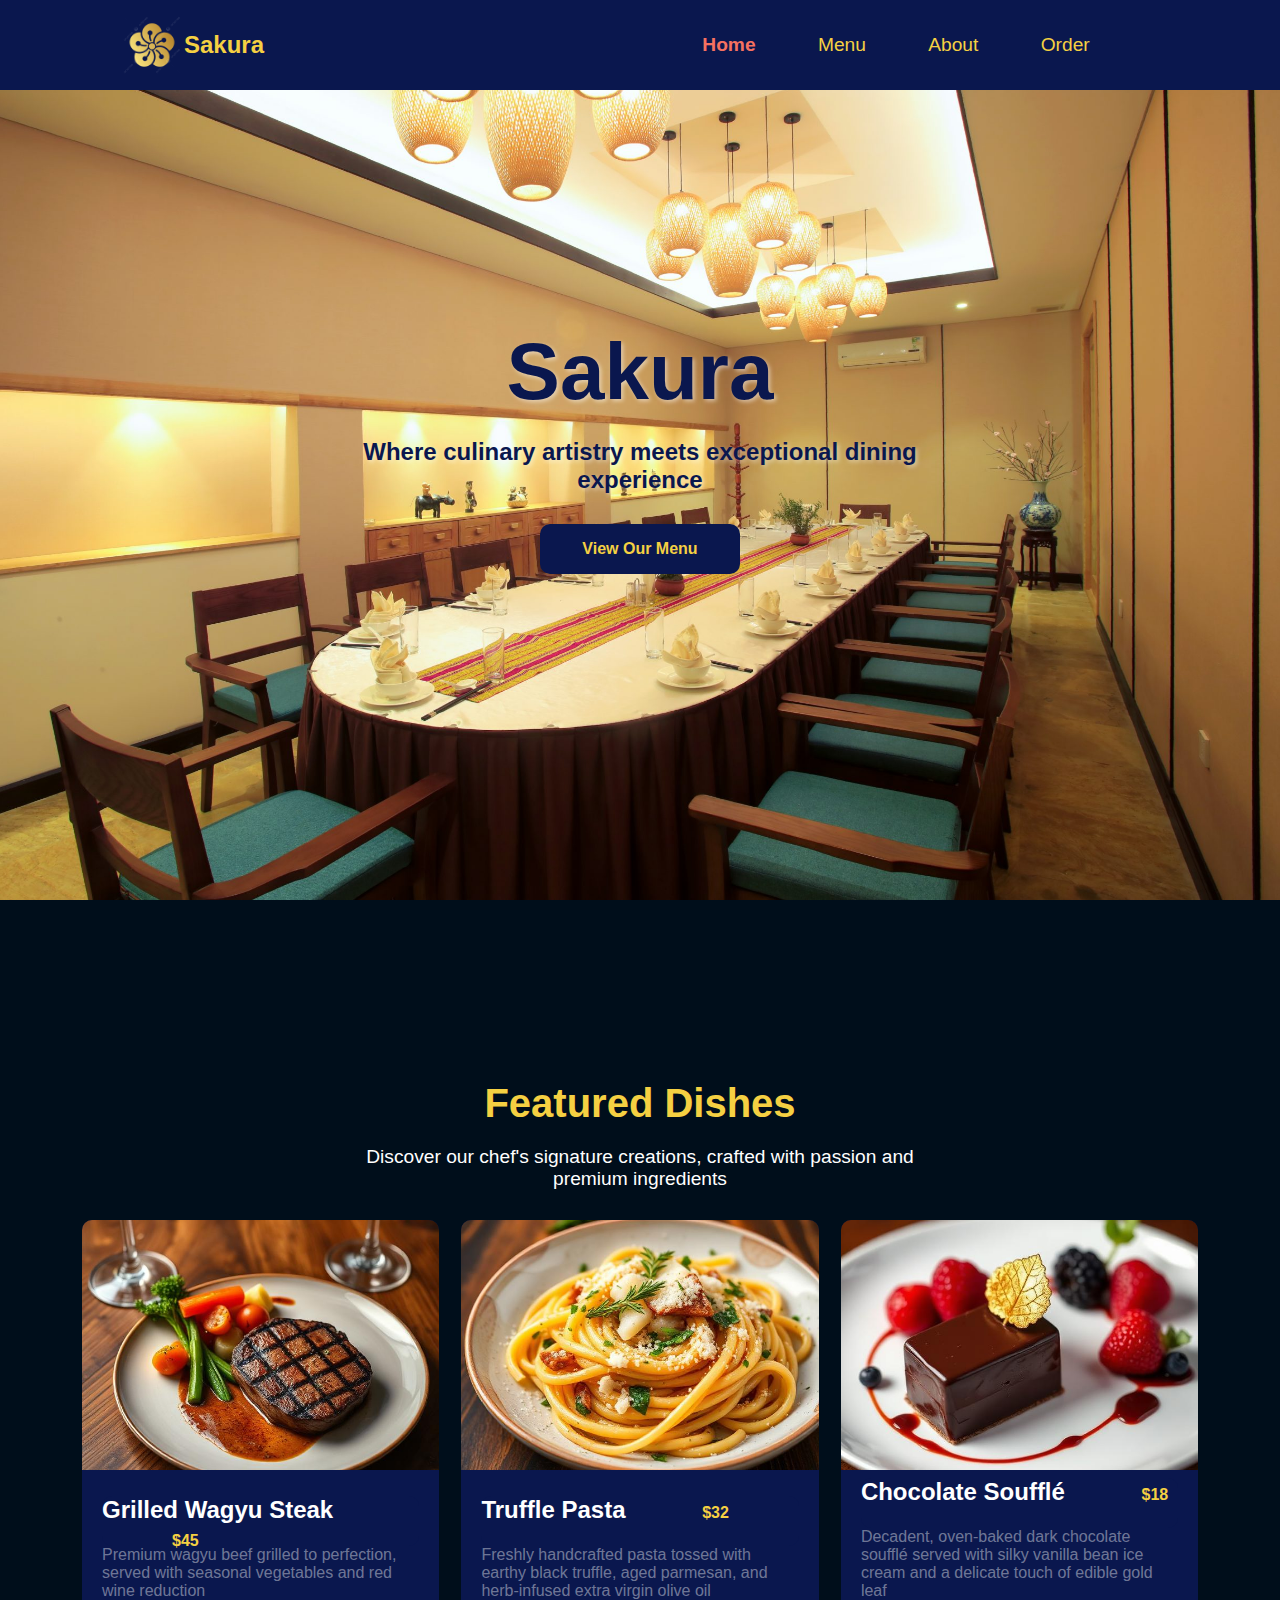
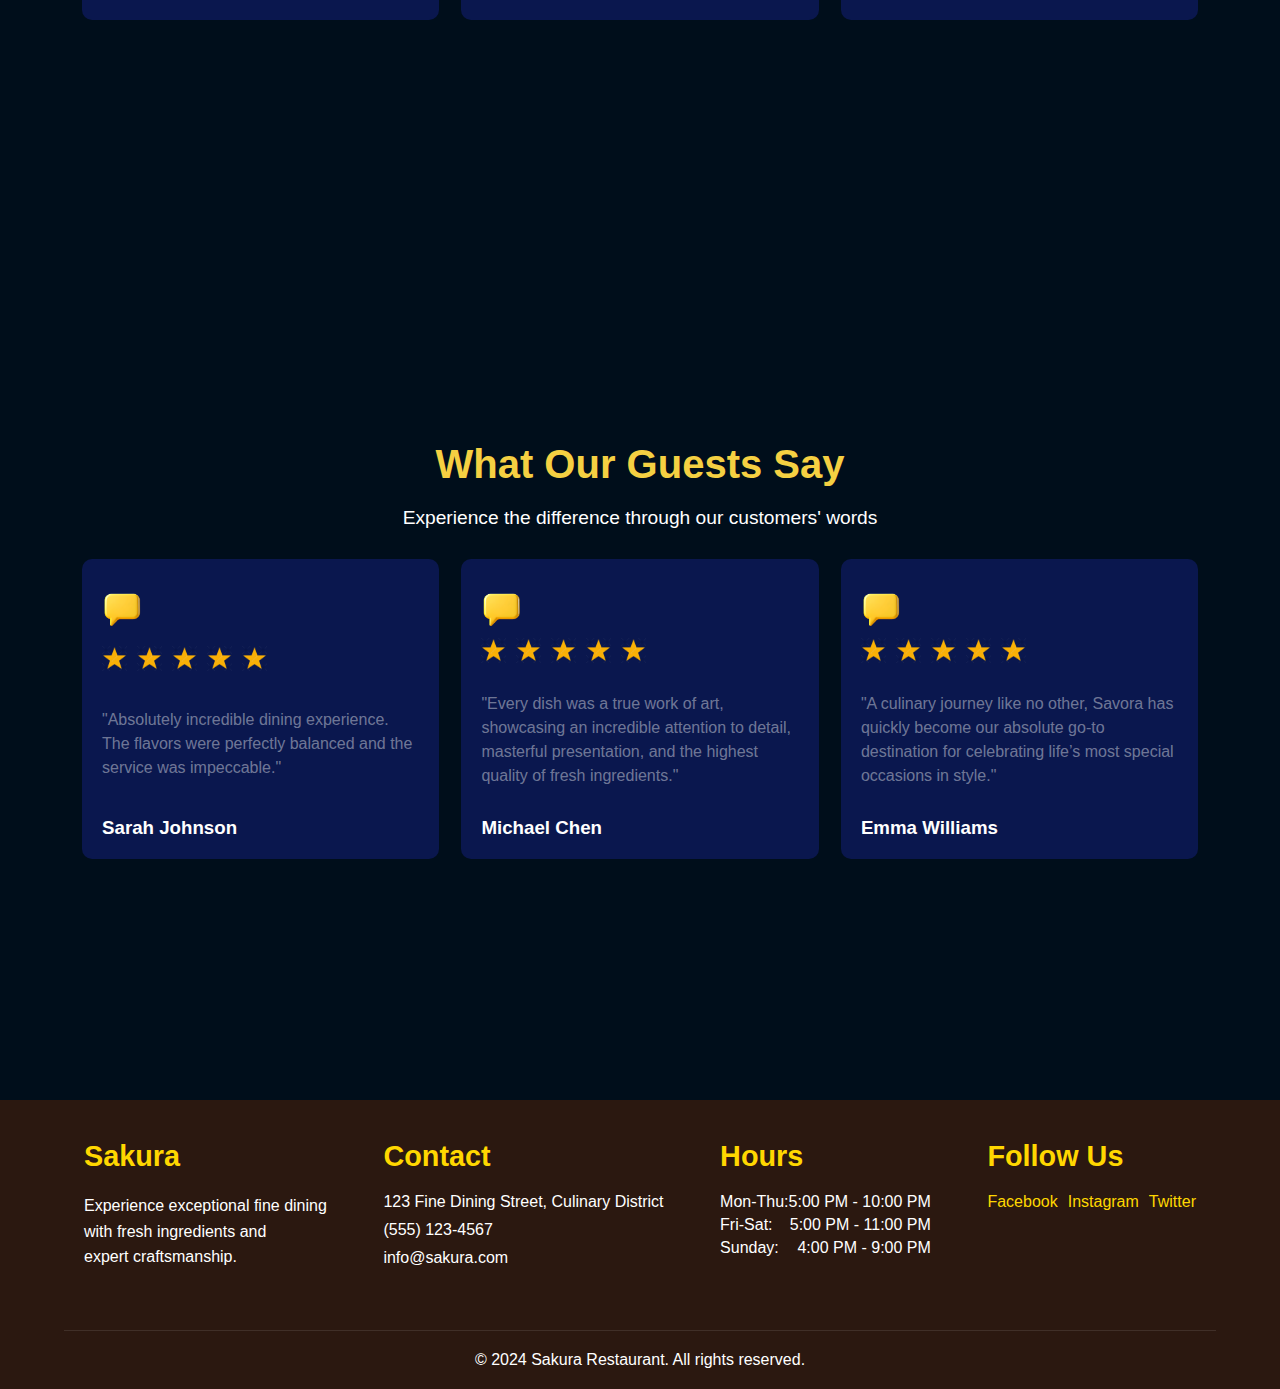
<file: index.html>
<!DOCTYPE html>
<html lang="en">
<head>
    <meta charset="UTF-8">
    <meta name="viewport" content="width=device-width, initial-scale=1.0">
    <title>Online Restaurant</title>
    <!-- linking any CSS or JavaScript files -->
    <link rel="stylesheet" href="CSS/home.css">
    
</head>
<body>
    <div class="container">
        <nav>
            <div class="logo">
                <img src="images/logo-sakura3.png" alt="">
                <h2>Sakura</h2>
            </div>
            <div class="list">
                <ul>
                    <li><a href="../index.html" class="active">Home</a></li>
                    <li><a href="../HTML/menu.html">Menu</a></li>
                    <li><a href="../HTML/about.html">About</a></li>
                    <li><a href="../HTML/order.html">Order</a></li>
                </ul>
            </div>
        </nav>

        <main>
            <h1>Sakura</h1>
            <p>Where culinary artistry meets exceptional dining <br>experience</p>
            <button>View Our Menu</button>
        </main>
        
        <div class="content">
            <h1>Featured Dishes</h1>
            <p>Discover our chef's signature creations, crafted with passion and <br>premium ingredients</p>
            <div class="premium">
                <div class="card">
                    <img src="/images/wagyu steak.jpg" alt="">
                    <div class="desc">
                        <h2>Grilled Wagyu Steak   <span>$45</span></h2>
                        <p>Premium wagyu beef grilled to perfection, served with seasonal vegetables and red wine reduction</p>
                    </div>
                </div>
                <div class="card">
                    <img src="/images/Pasta.jpg" alt="">
                    <div class="desc">
                        <h2>Truffle Pasta   <span>$32</span></h2>
                        <p>Freshly handcrafted pasta tossed with earthy black truffle, aged parmesan, and herb-infused extra virgin olive oil</p>
                    </div>
                </div>
                <div class="card">
                    <img src="/images/Chocolate.jpg" alt="">
                    <div class="desc">
                        <h2>Chocolate Soufflé   <span>$18</span></h2>
                        <p>Decadent, oven-baked dark chocolate soufflé served with silky vanilla bean ice cream and a delicate touch of edible gold leaf</p>
                    </div>
                </div>

            </div>
        </div>

        <div class="content1">
            <h1>What Our Guests Say</h1>
            <p>Experience the difference through our customers' words</p>
            <div class="premium">
                <div class="card">
                    <img src="/images/message.png" alt=""> 
                    <div class="stars">
                        <img src="/images/star.png" alt="">
                        <img src="/images/star.png" alt="">
                        <img src="/images/star.png" alt="">
                        <img src="/images/star.png" alt="">
                        <img src="/images/star.png" alt="">
                    </div>
                    <p>"Absolutely incredible dining experience. The flavors were perfectly 
                        balanced and the service was impeccable."</p>
                    <div class="name-customer">
                        <h3>Sarah Johnson</h3>
                    </div>
                </div>
                <div class="card">
                    <img src="/images/message.png" alt=""> 
                    <div class="stars">
                        <img src="/images/star.png" alt="">
                        <img src="/images/star.png" alt="">
                        <img src="/images/star.png" alt="">
                        <img src="/images/star.png" alt="">
                        <img src="/images/star.png" alt="">
                    </div>
                    <p>"Every dish was a true work of art, showcasing an incredible attention to detail, 
                        masterful presentation, and the highest quality of fresh ingredients."</p>
                    <div class="name-customer">
                        <h3>Michael Chen</h3>
                    </div>
                </div>
                <div class="card">
                    <img src="/images/message.png" alt=""> 
                    <div class="stars">
                        <img src="/images/star.png" alt="">
                        <img src="/images/star.png" alt="">
                        <img src="/images/star.png" alt="">
                        <img src="/images/star.png" alt="">
                        <img src="/images/star.png" alt="">
                    </div>
                    <p>"A culinary journey like no other, Savora has quickly become our absolute go-to destination for 
                        celebrating life’s most special occasions in style."</p>
                    <div class="name-customer">
                        <h3>Emma Williams</h3>
                    </div>
                </div>
        
            </div>
        </div>
        <footer>
            <div class="footer-content">
                <div class="footer-section">
                    <h2>Sakura</h2>
                    <p>Experience exceptional fine dining <br>with fresh ingredients and <br>expert craftsmanship.</p>
                </div>
                
                <div class="footer-section">
                    <h2>Contact</h2>
                    <div class="contact-info">
                        <p>123 Fine Dining Street, Culinary District</p>
                    </div>
                    <div class="contact-info">
                        <p>(555) 123-4567</p>
                    </div>
                    <div class="contact-info">
                        <p>info@sakura.com</p>
                    </div>
                </div>

                <div class="footer-section">
                    <h2>Hours</h2>
                    <ul class="hours-list">
                        <li>Mon-Thu:<span>5:00 PM - 10:00 PM</span></li>
                        <li>Fri-Sat:<span>5:00 PM - 11:00 PM</span></li>
                        <li>Sunday:<span>4:00 PM - 9:00 PM</span></li>
                    </ul>
                </div>

                <div class="footer-section">
                    <h2>Follow Us</h2>
                    <div class="social-links">
                        <a href="#">Facebook</a>
                        <a href="#">Instagram</a>
                        <a href="#">Twitter</a>
                    </div>
                </div>
            </div>
            
            <div class="footer-bottom">
                <p>© 2024 Sakura Restaurant. All rights reserved.</p>
            </div>
        </footer>
    </div>
</body>
</html>
</file>
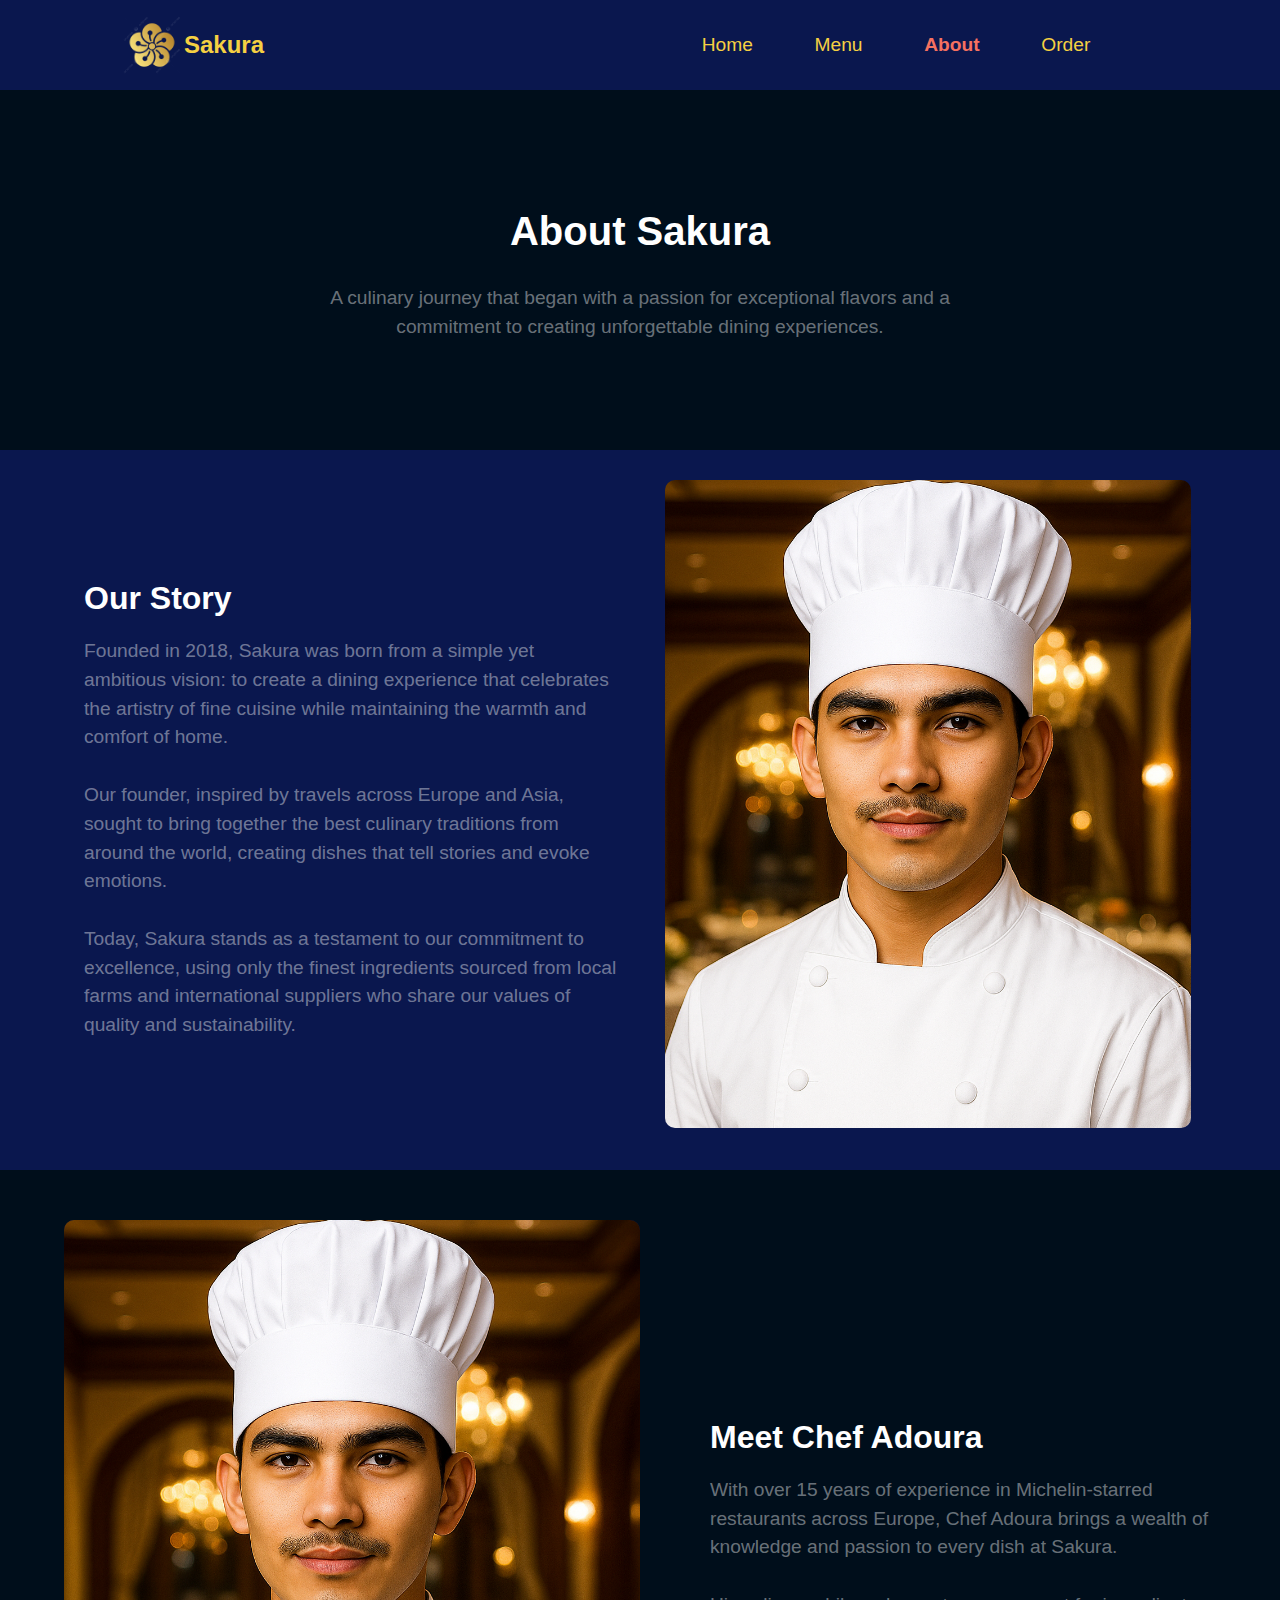
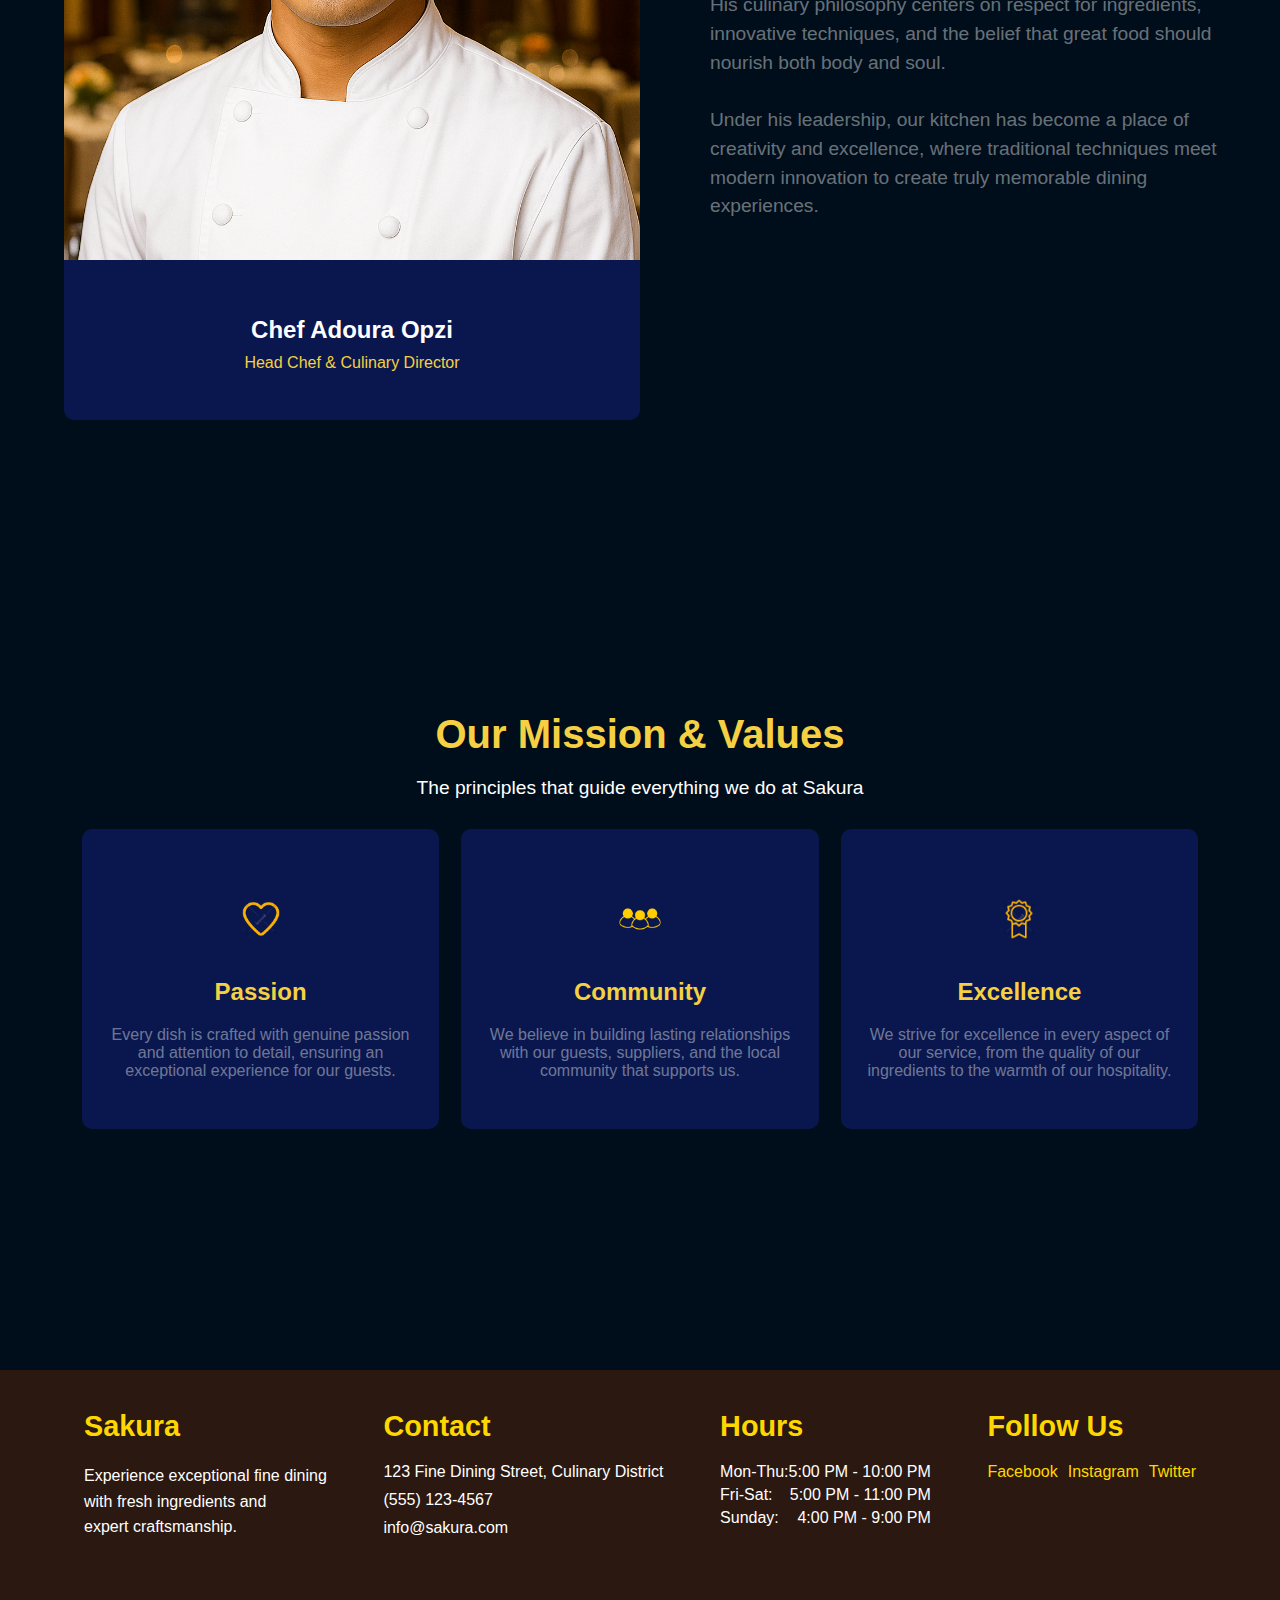
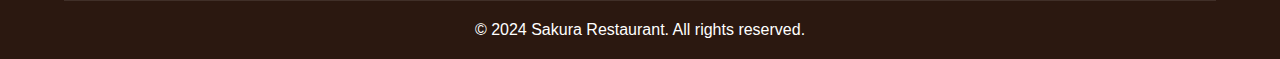
<file: HTML/about.html>
<!DOCTYPE html>
<html lang="en">
<head>
    <meta charset="UTF-8">
    <meta name="viewport" content="width=device-width, initial-scale=1.0">
    <title>About Sakura | Japanese Fine Dining</title>
    <link rel="stylesheet" href="../CSS/about.css">
</head>
<body>
    <div class="container">
        <nav>
            <div class="logo">
                <img src="../images/logo-sakura3.png" alt="">
                <h2>Sakura</h2>
            </div>
            <div class="list">
                <ul>
                    <li><a href="../index.html">Home</a></li>
                    <li><a href="../HTML/menu.html">Menu</a></li>
                    <li><a href="../HTML/about.html" class="active">About</a></li>
                    <li><a href="../HTML/order.html">Order</a></li>
                </ul>
            </div>
        </nav>

        <main>
            <h1>About Sakura</h1>
            <p>A culinary journey that began with a passion for exceptional flavors and a <br>
                commitment to creating unforgettable dining experiences.</p>
        </main>
        <div class="story">
            <div class="content">
                <h2>Our Story</h2>
                <p>Founded in 2018, Sakura was born from a simple yet ambitious vision: to create 
                    a dining experience that celebrates the artistry of fine cuisine while 
                    maintaining the warmth and comfort of home. <br><br> Our founder, inspired by travels 
                    across Europe and Asia, sought to bring together the best culinary traditions 
                    from around the world, creating dishes that tell stories and evoke emotions. <br><br>
                    Today, Sakura stands as a testament to our commitment to excellence, using 
                    only the finest ingredients sourced from local farms and international 
                    suppliers who share our values of quality and sustainability.</p>
            </div>
            <div class="image">
                <img src="/images/chef2.png" alt="">
            </div>
        </div>
        <div class="chef">
        
            <div class="image">
                <img src="/images/chef2.png" alt="">
                <div class="text">
                    <h3>Chef Adoura Opzi</h3>
                    <p>Head Chef & Culinary Director</p>
                </div>
            </div>
            <div class="content">
                <h2>Meet Chef Adoura</h2>
                <p>With over 15 years of experience in Michelin-starred restaurants 
                    across Europe, Chef Adoura brings a wealth of knowledge and 
                    passion to every dish at Sakura.<br><br>His culinary philosophy centers 
                    on respect for ingredients, innovative techniques, and the belief 
                    that great food should nourish both body and soul.<br><br>Under his 
                    leadership, our kitchen has become a place of creativity and 
                    excellence, where traditional techniques meet modern innovation 
                    to create truly memorable dining experiences.</p>
            </div>
        </div>
        <div class="mission">
            <h1>Our Mission & Values</h1>
            <p>The principles that guide everything we do at Sakura</p>
            <div class="premium">
                <div class="card">
                    <div class="icon">
                        <img src="/images/heart.png" alt="">
                    </div>
                    <h3>Passion</h3>
                    <p>Every dish is crafted with genuine passion and attention to detail, 
                        ensuring an exceptional experience for our guests.</p>
                </div>
                <div class="card">
                    <div class="icon">
                        <img src="/images/community3.png" alt="">
                    </div>
                    <h3>Community</h3>
                    <p>We believe in building lasting relationships with our guests, suppliers, 
                        and the local community that supports us.</p>
                </div>
                <div class="card">
                    <div class="icon">
                        <img src="/images/prize.png" alt="">
                    </div>
                    <h3>Excellence</h3>
                    <p>We strive for excellence in every aspect of our service, from the 
                        quality of our ingredients to the warmth of our hospitality.</p>
                </div>
        
            </div>
        </div>
        <footer>
            <div class="footer-content">
                <div class="footer-section">
                    <h2>Sakura</h2>
                    <p>Experience exceptional fine dining <br>with fresh ingredients and <br>expert craftsmanship.</p>
                </div>
                
                <div class="footer-section">
                    <h2>Contact</h2>
                    <div class="contact-info">
                        <p>123 Fine Dining Street, Culinary District</p>
                    </div>
                    <div class="contact-info">
                        <p>(555) 123-4567</p>
                    </div>
                    <div class="contact-info">
                        <p>info@sakura.com</p>
                    </div>
                </div>
                <div class="footer-section">
                    <h2>Hours</h2>
                    <ul class="hours-list">
                        <li>Mon-Thu:<span>5:00 PM - 10:00 PM</span></li>
                        <li>Fri-Sat:<span>5:00 PM - 11:00 PM</span></li>
                        <li>Sunday:<span>4:00 PM - 9:00 PM</span></li>
                    </ul>
                </div>
                <div class="footer-section">
                    <h2>Follow Us</h2>
                    <div class="social-links">
                        <a href="#">Facebook</a>
                        <a href="#">Instagram</a>
                        <a href="#">Twitter</a>
                    </div>
                </div>
            </div>
            <div class="footer-bottom">
                <p>© 2024 Sakura Restaurant. All rights reserved.</p>
            </div>
        </footer>
    </div>
</body>
</html>
</file>
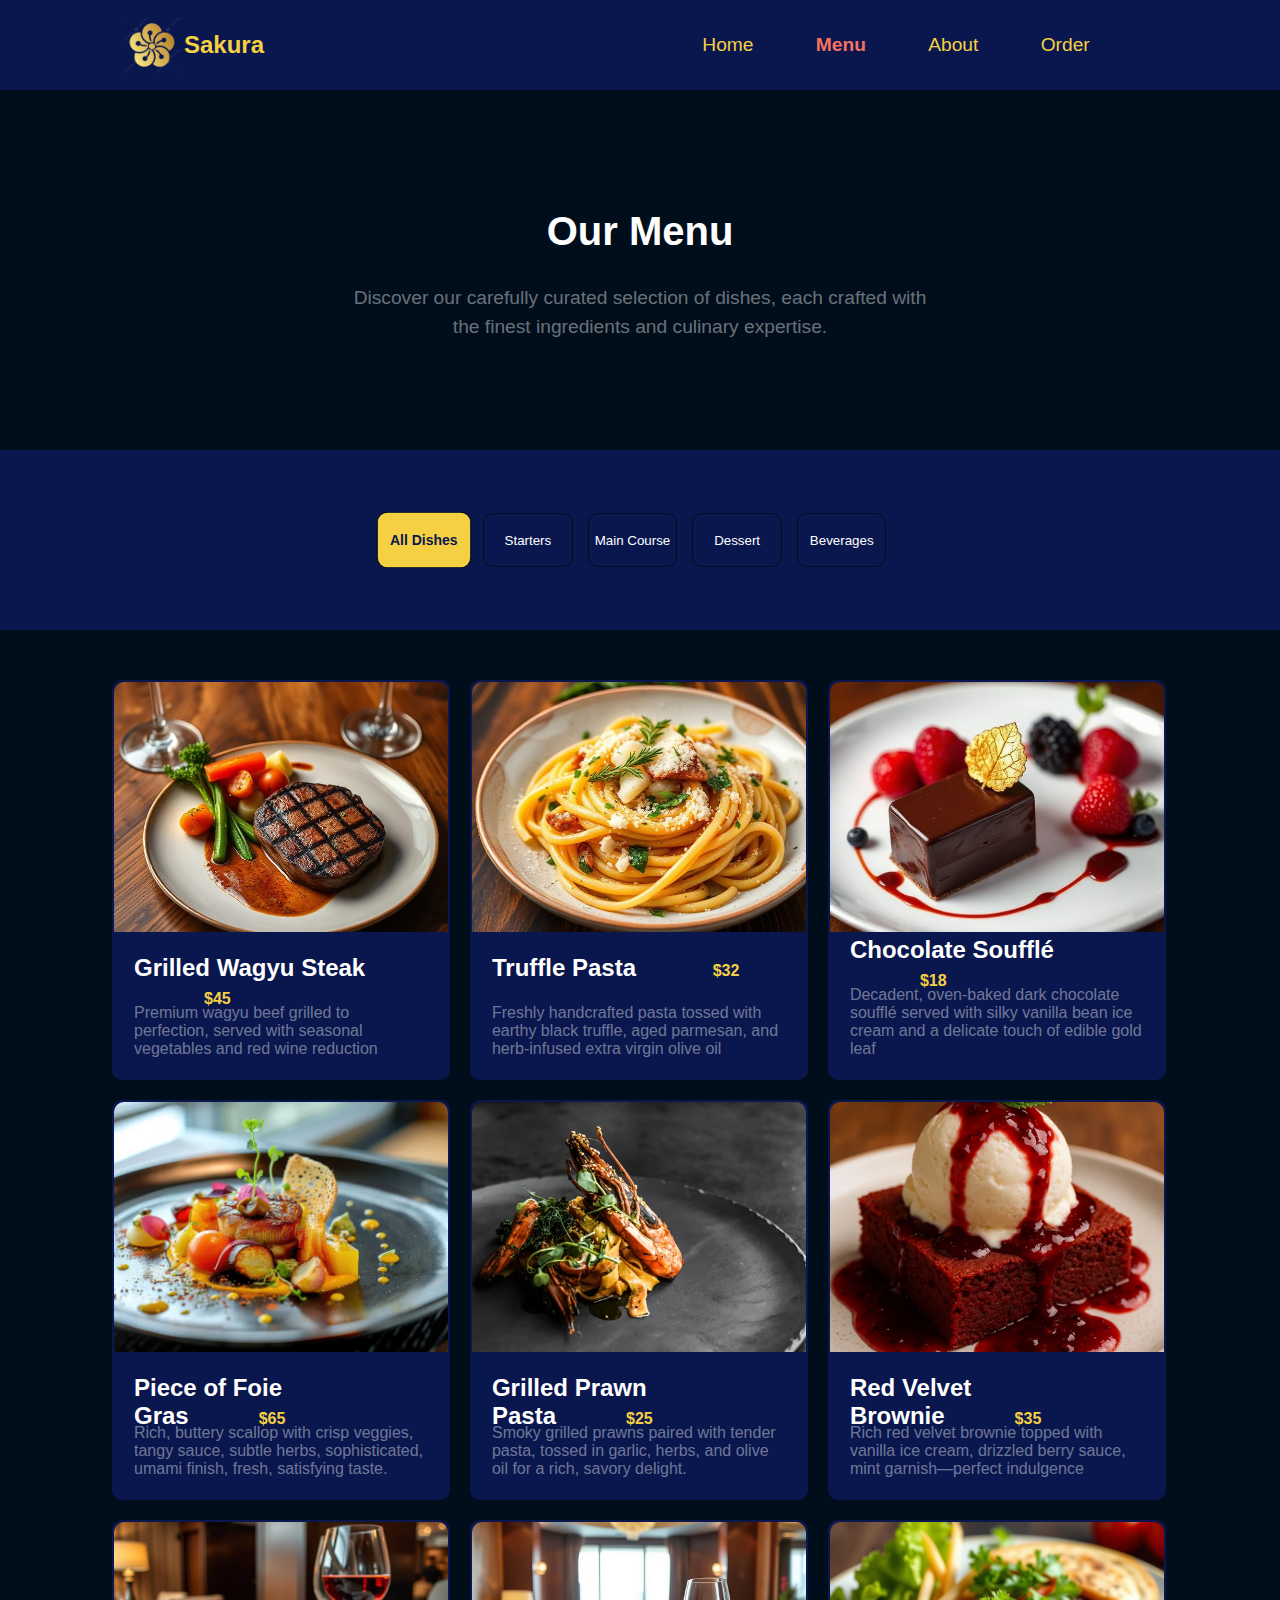
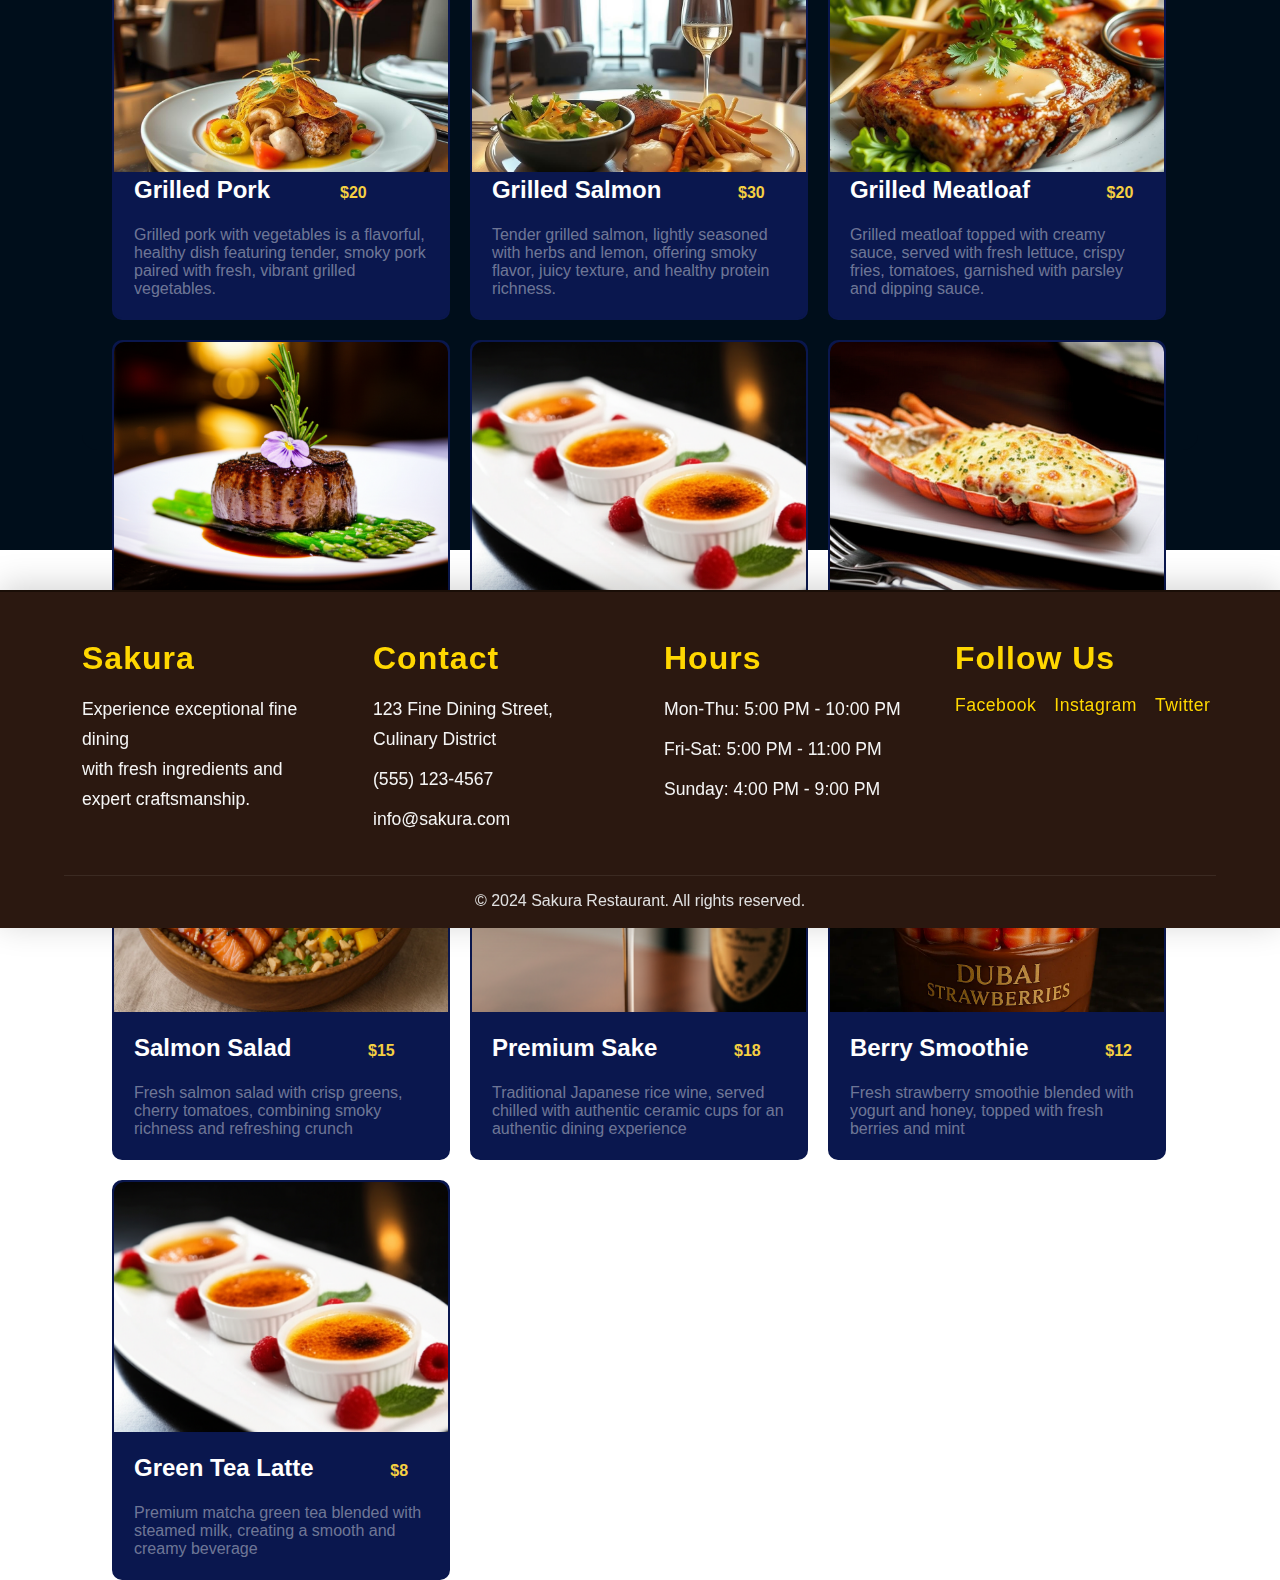
<file: HTML/menu.html>
<!DOCTYPE html>
<html lang="en">
<head>
    <meta charset="UTF-8">
    <meta name="viewport" content="width=device-width, initial-scale=1.0">
    <title>Menu | Sakura Japanese Fine Dining</title>
    <link rel="stylesheet" href="../CSS/menu.css">
</head>
<body>
    <div class="container">
        <nav>
            <div class="logo">
                <img src="../images/logo-sakura3.png" alt="">
                <h2>Sakura</h2>
            </div>
            <div class="list">
                <ul>
                    <li><a href="../index.html">Home</a></li>
                    <li><a href="../HTML/menu.html" class="active">Menu</a></li>
                    <li><a href="../HTML/about.html">About</a></li>
                    <li><a href="../HTML/order.html">Order</a></li>
                </ul>
            </div>
        </nav>

        <main>
            <h1>Our Menu</h1>
            <p>Discover our carefully curated selection of dishes, each crafted with  <br>the 
                finest ingredients and culinary expertise.</p>
        </main>

        <div class="filter">
            <button class="filter-btn active" data-category="all">All Dishes</button>
            <button class="filter-btn" data-category="starters">Starters</button>
            <button class="filter-btn" data-category="main-course">Main Course</button>
            <button class="filter-btn" data-category="dessert">Dessert</button>
            <button class="filter-btn" data-category="beverages">Beverages</button>
        </div>

        <div class="items">
            <div class="premium">
                <div class="card" data-category="main-course">
                    <img src="../images/wagyu steak.jpg" alt="">
                    <div class="desc">
                        <h2>Grilled Wagyu Steak   <span>$45</span></h2>
                        <p>Premium wagyu beef grilled to perfection, served with seasonal vegetables and red wine reduction</p>
                    </div>
                </div>
                <div class="card" data-category="main-course">
                    <img src="../images/Pasta.jpg" alt="">
                    <div class="desc">
                        <h2>Truffle Pasta   <span>$32</span></h2>
                        <p>Freshly handcrafted pasta tossed with earthy black truffle, aged parmesan, and herb-infused extra virgin olive oil</p>
                    </div>
                </div>
                <div class="card" data-category="dessert">
                    <img src="../images/Chocolate.jpg" alt="">
                    <div class="desc">
                        <h2>Chocolate Soufflé   <span>$18</span></h2>
                        <p>Decadent, oven-baked dark chocolate soufflé served with silky vanilla bean ice cream and a delicate touch of edible gold leaf</p>
                    </div>
                </div>

                <div class="card" data-category="starters">
                    <img src="../images/index6.webp" alt="">
                    <div class="desc">
                        <h2>Piece of Foie Gras<span>$65</span></h2>
                        <p>Rich, buttery scallop with crisp veggies, tangy sauce, subtle herbs, sophisticated, umami finish, fresh, satisfying taste.</p>
                    </div>
                </div>

                <div class="card" data-category="main-course">
                    <img src="../images/index7.webp" alt="">
                    <div class="desc">
                        <h2>Grilled Prawn Pasta<span>$25</span></h2>
                        <p>Smoky grilled prawns paired with tender pasta, tossed in garlic, herbs, and olive oil for a rich, savory delight.</p>
                    </div>
                </div>
                <div class="card" data-category="dessert">
                    <img src="../images/index8.webp" alt="">
                    <div class="desc">
                        <h2>Red Velvet Brownie<span>$35</span></h2>
                        <p>Rich red velvet brownie topped with vanilla ice cream, drizzled berry sauce, mint garnish—perfect indulgence</p>
                    </div>
                </div>

                <div class="card" data-category="main-course">
                    <img src="../images/index10.jpg" alt="">
                    <div class="desc">
                        <h2>Grilled Pork<span>$20</span></h2>
                        <p>Grilled pork with vegetables is a flavorful, healthy dish featuring tender, smoky pork paired with fresh, vibrant grilled vegetables.</p>
                    </div>
                </div>
                <div class="card" data-category="main-course">
                    <img src="../images/index11.jpg" alt="">
                    <div class="desc">
                        <h2>Grilled Salmon <span>$30</span></h2>
                        <p>Tender grilled salmon, lightly seasoned with herbs and lemon, offering smoky flavor, juicy texture, and healthy protein richness.</p>
                    </div>
                </div>

                <div class="card" data-category="main-course">
                    <img src="../images/index12.jpg" alt="">
                    <div class="desc">
                        <h2>Grilled Meatloaf   <span>$20</span></h2>
                        <p>Grilled meatloaf topped with creamy sauce, served with fresh lettuce, crispy fries, tomatoes, garnished with parsley and dipping sauce.</p>
                    </div>
                </div>

                <div class="card" data-category="main-course">
                    <img src="../images/Next waqyu.png" alt="">
                    <div class="desc">
                        <h2>Wagyu Tenderloin  <span>$120</span></h2>
                        <p>Seared Wagyu beef tenderloin with fresh asparagus, rich sauce, rosemary sprig, and edible flower for elegant gourmet presentation.</p>
                    </div>
                </div>

                <div class="card" data-category="dessert">
                    <img src="../images/creme.png" alt="">
                    <div class="desc">
                        <h2>Crème Brûlée<span>$10</span></h2>
                        <p>Three elegant crème brûlée desserts with caramelized sugar tops, garnished with fresh raspberries and mint leaves on white ramekins.</p>
                    </div>
                </div>

                <div class="card" data-category="main-course">
                    <img src="../images/lopster.png" alt="">
                    <div class="desc">
                        <h2>Lobster Thermidor<span>$65</span></h2>
                        <p>Baked lobster thermidor with creamy cheese sauce, herbs, and golden-brown top served on elegant white plate with fork.</p>
                    </div>
                </div>
                <div class="card" data-category="starters">
                    <img src="../images/salmon salade.webp" alt="">
                    <div class="desc">
                        <h2>Salmon Salad <span>$15</span></h2>
                        <p>Fresh salmon salad with crisp greens, cherry tomatoes, combining smoky richness and refreshing crunch</p>
                    </div>
                </div>
                
                <!-- Beverage Cards -->
                <div class="card" data-category="beverages">
                    <img src="../images/drink1.png" alt="">
                    <div class="desc">
                        <h2>Premium Sake <span>$18</span></h2>
                        <p>Traditional Japanese rice wine, served chilled with authentic ceramic cups for an authentic dining experience</p>
                    </div>
                </div>
                
                <div class="card" data-category="beverages">
                    <img src="../images/strawBerry.webp" alt="">
                    <div class="desc">
                        <h2>Berry Smoothie <span>$12</span></h2>
                        <p>Fresh strawberry smoothie blended with yogurt and honey, topped with fresh berries and mint</p>
                    </div>
                </div>
                
                <div class="card" data-category="beverages">
                    <img src="../images/creme.png" alt="">
                    <div class="desc">
                        <h2>Green Tea Latte <span>$8</span></h2>
                        <p>Premium matcha green tea blended with steamed milk, creating a smooth and creamy beverage</p>
                    </div>
                </div>

                
            </div>
        </div>
    </div>

    <script src="../Filter-menu.js"></script>

    <footer>
        <div class="footer-content">
            <div class="footer-section">
                <h2>Sakura</h2>
                <p>Experience exceptional fine dining<br>with fresh ingredients and<br>expert craftsmanship.</p>
            </div>
            <div class="footer-section">
                <h2>Contact</h2>
                <p>123 Fine Dining Street, Culinary District</p>
                <p>(555) 123-4567</p>
                <p>info@sakura.com</p>
            </div>
            <div class="footer-section">
                <h2>Hours</h2>
                <p>Mon-Thu: 5:00 PM - 10:00 PM</p>
                <p>Fri-Sat: 5:00 PM - 11:00 PM</p>
                <p>Sunday: 4:00 PM - 9:00 PM</p>
            </div>
            <div class="footer-section">
                <h2>Follow Us</h2>
                <div class="social-links">
                    <a href="#">Facebook</a>
                    <a href="#">Instagram</a>
                    <a href="#">Twitter</a>
                </div>
            </div>
        </div>
        <div class="footer-bottom">
            &copy; 2024 Sakura Restaurant. All rights reserved.
        </div>
    </footer>

</body>
</html>
</file>
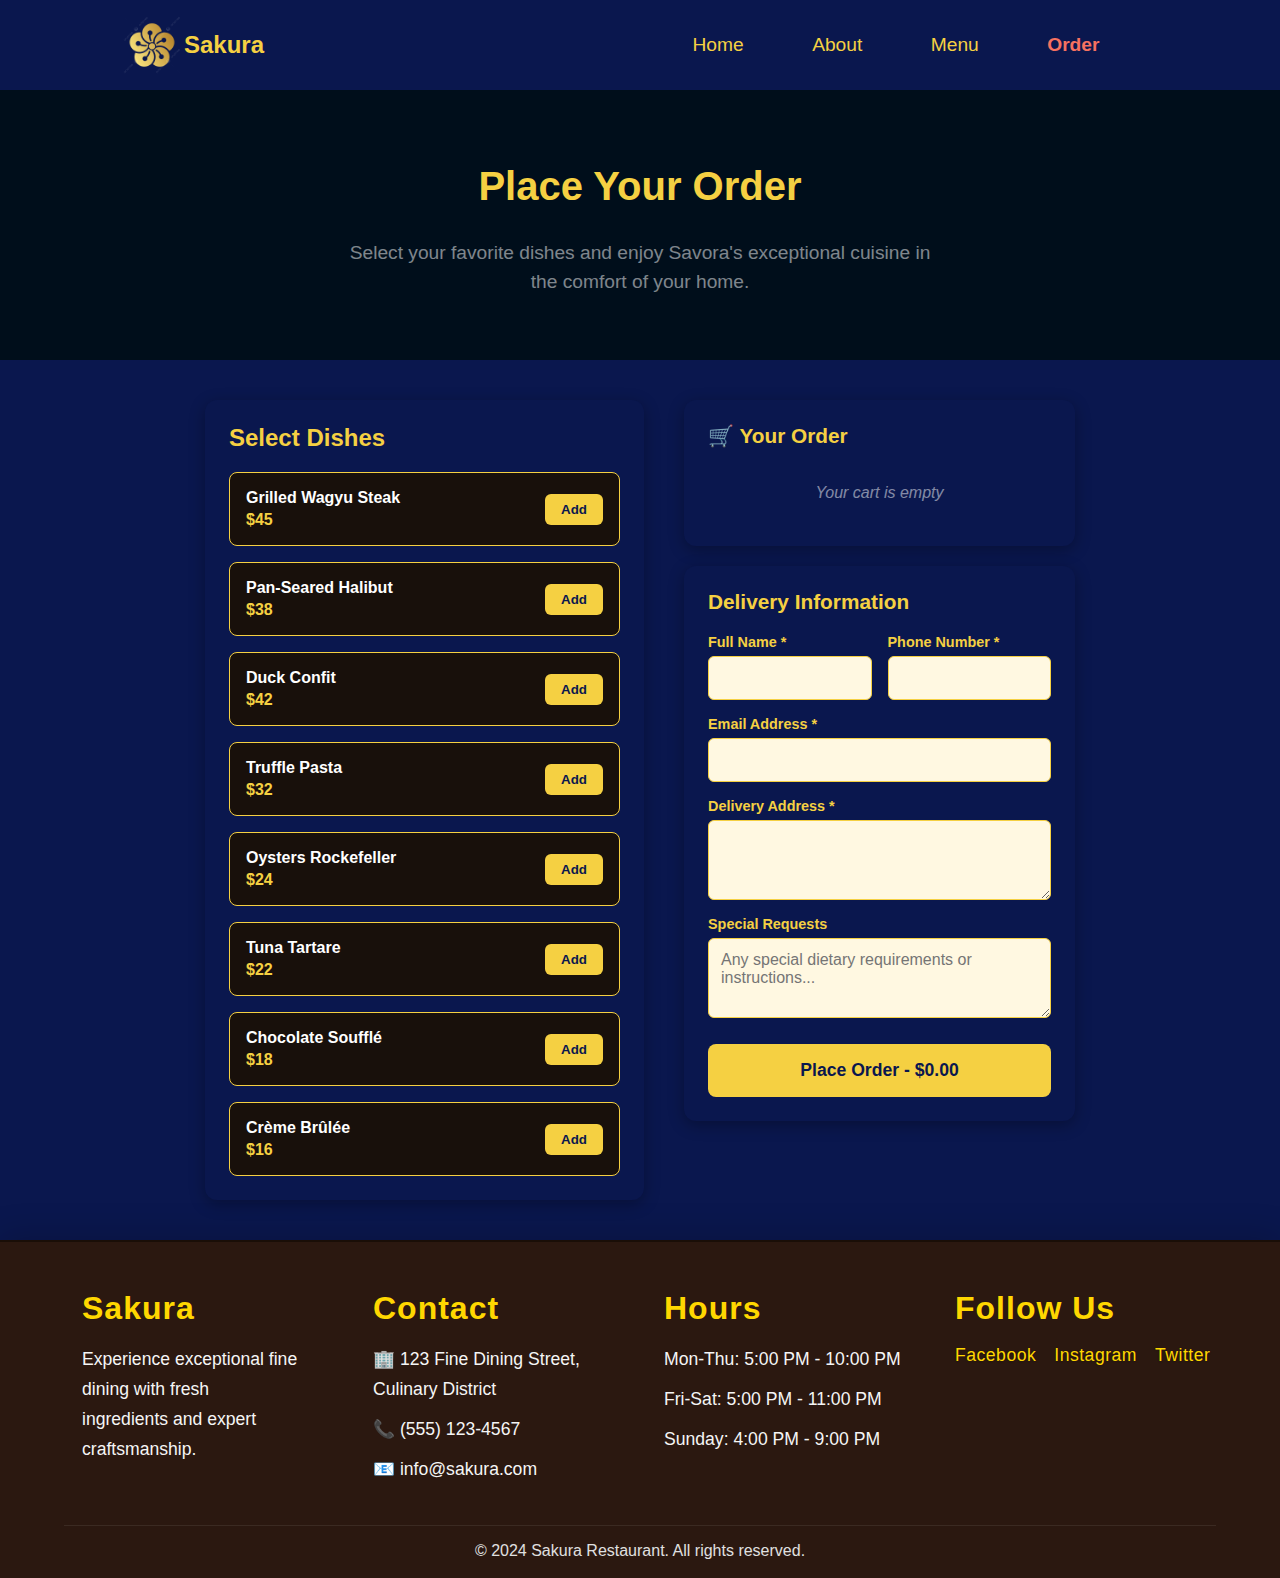
<file: HTML/order.html>
<!DOCTYPE html>
<html lang="en">
<head>
    <meta charset="UTF-8">
    <meta name="viewport" content="width=device-width, initial-scale=1.0">
    <title>Order | Sakura Japanese Fine Dining</title>
    <link rel="stylesheet" href="../CSS/order.css">
</head>
<body>
    <div class="container">
        <nav>
            <div class="logo">
                <img src="../images/logo-sakura3.png" alt="Sakura Logo">
                <h2>Sakura</h2>
            </div>
            <div class="list">
                <ul>
                    <li><a href="../index.html">Home</a></li>
                    <li><a href="../HTML/about.html">About</a></li>
                    <li><a href="../HTML/menu.html">Menu</a></li>
                    <li><a href="../HTML/order.html" class="active">Order</a></li>
                </ul>
            </div>
        </nav>

        <main>
            <h1>Place Your Order</h1>
            <p>Select your favorite dishes and enjoy Savora's exceptional cuisine in<br>the comfort of your home.</p>
        </main>

        <div class="order-section">
            <div class="menu-section">
                <h2>Select Dishes</h2>
                <div class="dishes-list">
                    <div class="dish-item">
                        <div class="dish-info">
                            <h3>Grilled Wagyu Steak</h3>
                            <span class="price">$45</span>
                        </div>
                        <button class="add-btn">Add</button>
                    </div>
                    <div class="dish-item">
                        <div class="dish-info">
                            <h3>Pan-Seared Halibut</h3>
                            <span class="price">$38</span>
                        </div>
                        <button class="add-btn">Add</button>
                    </div>
                    <div class="dish-item">
                        <div class="dish-info">
                            <h3>Duck Confit</h3>
                            <span class="price">$42</span>
                        </div>
                        <button class="add-btn">Add</button>
                    </div>
                    <div class="dish-item">
                        <div class="dish-info">
                            <h3>Truffle Pasta</h3>
                            <span class="price">$32</span>
                        </div>
                        <button class="add-btn">Add</button>
                    </div>
                    <div class="dish-item">
                        <div class="dish-info">
                            <h3>Oysters Rockefeller</h3>
                            <span class="price">$24</span>
                        </div>
                        <button class="add-btn">Add</button>
                    </div>
                    <div class="dish-item">
                        <div class="dish-info">
                            <h3>Tuna Tartare</h3>
                            <span class="price">$22</span>
                        </div>
                        <button class="add-btn">Add</button>
                    </div>
                    <div class="dish-item">
                        <div class="dish-info">
                            <h3>Chocolate Soufflé</h3>
                            <span class="price">$18</span>
                        </div>
                        <button class="add-btn">Add</button>
                    </div>
                    <div class="dish-item">
                        <div class="dish-info">
                            <h3>Crème Brûlée</h3>
                            <span class="price">$16</span>
                        </div>
                        <button class="add-btn">Add</button>
                    </div>
                </div>
            </div>

            <div class="order-summary">
                <div class="cart-section">
                    <h3>🛒 Your Order</h3>
                    <div class="cart-items">
                        <p class="empty-cart">Your cart is empty</p>
                    </div>
                </div>

                <div class="delivery-info">
                    <h3>Delivery Information</h3>
                    <form class="delivery-form">
                        <div class="form-row">
                            <div class="form-group">
                                <label for="fullName">Full Name *</label>
                                <input type="text" id="fullName" name="fullName" required>
                            </div>
                            <div class="form-group">
                                <label for="phoneNumber">Phone Number *</label>
                                <input type="tel" id="phoneNumber" name="phoneNumber" required>
                            </div>
                        </div>
                        <div class="form-group">
                            <label for="emailAddress">Email Address *</label>
                            <input type="email" id="emailAddress" name="emailAddress" required>
                        </div>
                        <div class="form-group">
                            <label for="deliveryAddress">Delivery Address *</label>
                            <textarea id="deliveryAddress" name="deliveryAddress" rows="3" required></textarea>
                        </div>
                        <div class="form-group">
                            <label for="specialRequests">Special Requests</label>
                            <textarea id="specialRequests" name="specialRequests" rows="3" placeholder="Any special dietary requirements or instructions..."></textarea>
                        </div>
                        <button type="submit" class="place-order-btn">Place Order - $0.00</button>
                    </form>
                </div>
            </div>
        </div>
    </div>

    <footer>
        <div class="footer-content">
            <div class="footer-section">
                <h2>Sakura</h2>
                <p>Experience exceptional fine dining with fresh<br>ingredients and expert craftsmanship.</p>
            </div>
            <div class="footer-section">
                <h2>Contact</h2>
                <p>🏢 123 Fine Dining Street, Culinary District</p>
                <p>📞 (555) 123-4567</p>
                <p>📧 info@sakura.com</p>
            </div>
            <div class="footer-section">
                <h2>Hours</h2>
                <p>Mon-Thu: 5:00 PM - 10:00 PM</p>
                <p>Fri-Sat: 5:00 PM - 11:00 PM</p>
                <p>Sunday: 4:00 PM - 9:00 PM</p>
            </div>
            <div class="footer-section">
                <h2>Follow Us</h2>
                <div class="social-links">
                    <a href="#">Facebook</a>
                    <a href="#">Instagram</a>
                    <a href="#">Twitter</a>
                </div>
            </div>
        </div>
        <div class="footer-bottom">
            &copy; 2024 Sakura Restaurant. All rights reserved.
        </div>
    </footer>

    <script src="../order.js"></script>
</body>
</html>
</file>
<file: CSS/home.css>
*{
    margin: 0;
    padding: 0;
    box-sizing: border-box;
    font-family: 'Arial', sans-serif;
}
.container {
    width: 100%;
    /* height: 100vh; */
    display: flex;
    flex-direction: column;
}

/* Nav bar */
.container> nav{
    width: 100%;
    height: 10vh;
    background-color: #0A174E;
    padding: 10px;
    display: flex;
    align-items: center;
    padding:  0 10vw;
    justify-content: space-between;
    position: fixed;
}
.container> nav .logo {
    width: 10vw;
    display: flex;
    align-items: center;
    justify-content: center;
}
.container> nav .logo> img {
    width: 50%;
    object-fit: contain;
}
.container> nav .logo > h2 {
    font-size: 1.5rem;
    color: #F5D042;
}
.container> nav >.list {
    width: 40vw;
    display: flex;
    justify-content: center;
    align-items: center;
    margin-left: 20vw;
}
.container> nav >.list >ul {
    list-style: none;
    width: 100%;
    display: flex;
    justify-content: space-evenly;
    align-items: center;
}
.container> nav >.list >ul >li {
    font-size: 1.2rem;
    color: white;
    cursor: pointer;
}
.container> nav >.list >ul >li > a {
    text-decoration: none;
    color: #F5D042;
}
.container> nav >.list >ul >li> a:hover {
    color: #f67160;
}
.container > nav > .list > ul > li> a.active {
    color: #f67160;
    font-weight: bold;
}
.container > nav > .list > ul > li> a.active::after {
    content: '';
    position: absolute;
    width: 0;
    height: 2px;
    bottom: -5px;
    left: 50%;
    background-color: #f67160;
    transition: all 0.3s ease;
    transform: translateX(-50%);
}

/* Main content area */
.container> main{
    width: 100%;
    height: 100vh;
    background-image: url('/images/restaurant4.jpg');
    background-size: cover;
    background-position: center;
    background-repeat: no-repeat;
    background-attachment: fixed;
    display: flex;
    flex-direction: column;
    justify-content: center;
    align-items: center;
    color: #0A174E;
    text-align: center;
    font-size: 2.5rem;
    font-weight: bold;
    text-shadow: 2px 2px 4px rgba(0255, 0255, 255, 0.5);
    padding: 0 10vw;
}
.container > main > h1 {
    margin-bottom: 20px;
}
.container > main > p {
    margin-bottom: 30px;
    font-size: 1.5rem;
}
.container > main > button {
    padding: 10px 20px;
    border-radius: 10px;
    width: 200px;
    height: 50px;
    font-weight: bold;
    font-size: 1rem;
    color: #F5D042;
    background-color: #0A174E;
    border: none;
    cursor: pointer;
    transition: background-color 0.3s ease;
}
.container > main > button:hover {
    background-color: #000E1B;
    color: #D6ED17;
    box-shadow: 0 4px 8px rgba(0, 0, 0, 0.2);
    transform: scale(1.02);
}


/* content  */
.container > .content{
    width: 100%;
    height: 100vh;
    background-color: #000E1B;
    display: flex;
    justify-content: center;
    align-items: center;
    flex-direction: column;
    padding: 20px;
}
.container > .content > h1 {
    color: #F5D042;
    font-size: 2.5rem;
    margin-bottom: 20px;
}
.container > .content > p {
    color: white;
    font-size: 1.2rem;
    margin-bottom: 30px;
    text-align: center;
}
.container > .content > .premium {
    width: 90%;
    display: flex;
    justify-content: space-between;
    align-items: center;
    flex-wrap: wrap;

}
.container > .content > .premium > .card {
    width: 32%;
    height: 400px;
    background-color: #0A174E;
    color: white;
    border-radius: 10px;
    text-align: center;
    display: flex;
    flex-direction: column;
    justify-content: space-between;
}
.container > .content > .premium > .card:hover{
    cursor: pointer;
    box-shadow: 0 4px 8px rgba(0, 0, 0, 0.5);
    transform: scale(1.02);
    transition: transform 0.3s ease, box-shadow 0.3s ease;
    color: #F5D042;
}
.container > .content > .premium > .card:hover > .desc > h2{
    color: #F5D042;
}
.container > .content > .premium > .card > img {
    width: 100%;
    height: 250px;
    object-fit: cover;
    border-radius: 10px 10px 0 0;
}
.container > .content > .premium > .card > .desc {
    width: 100%;
    text-align: left;
    padding: 0 20px;
    font-size: 1rem;
    color: #F5D042;
}
.container > .content > .premium > .card >.desc >h2{
    border-radius: 10px;
    width: 100%;
    height: 50px;
    font-weight: bold;
    font-size: 1.5rem;
    color: white;
    background-color: #0A174E;
    border: none;
    cursor: pointer;
    transition: background-color 0.3s ease;
    margin-bottom: 20px 0;
}
.container > .content > .premium > .card >.desc >h2 > span{
    color: #F5D042;
    font-size: 1rem;
    margin-left: 70px;
}
.container > .content > .premium > .card >.desc >h2 > span:nth-child(2),
.container > .content > .premium > .card >.desc >h2 > span:nth-child(3) {
    margin-left: 100px;
}   
.container > .content > .premium > .card >.desc >p {
    font-size: 1rem;
    color: rgba(255, 255, 255, 0.425);
    margin-bottom: 20px;
}

/* Content 1 */
.container > .content1{
    width: 100%;
    height: 100vh;
    background-color: #000E1B;
    display: flex;
    justify-content: center;
    align-items: center;
    flex-direction: column;
    padding: 20px;
}
.container > .content1 > h1 {
    color: #F5D042;
    font-size: 2.5rem;
    margin-bottom: 20px;
}
.container > .content1 > p {
    color: white;
    font-size: 1.2rem;
    margin-bottom: 30px;
    text-align: center;
}
.container > .content1 > .premium {
    width: 90%;
    display: flex;
    justify-content: space-between;
    align-items: center;
    flex-wrap: wrap;

}
.container > .content1 > .premium > .card {
    width: 32%;
    height: 300px;
    background-color: #0A174E;
    color: white;
    border-radius: 10px;
    text-align: center;
    display: flex;
    flex-direction: column;
    justify-content: space-between;
}
.container > .content1 > .premium > .card:hover{
    cursor: pointer;
    box-shadow: 0 4px 8px rgba(0, 0, 0, 0.5);
    transform: scale(1.02);
    transition: transform 0.3s ease, box-shadow 0.3s ease;
    color: #F5D042;
}
.container > .content1 > .premium > .card > img {
    width: 20%;
    height: 50px;
    object-fit: cover;
    margin-left: 5px;
    margin-top: 20px;
    padding-top: 10px
}
.container > .content1 > .premium > .card > .stars{
    width: 100%;
    display: flex;
    justify-content: start;
    align-items: center;
    margin-left: 15px;
    margin-top: -20px;
}
.container > .content1 > .premium > .card > .stars >img {
    width: 25px;
    height: 25px;
    margin: 0 5px;
}
.container > .content1 > .premium > .card > p {
    width: 100%;
    text-align: left;
    padding: 0 20px;
    font-size: 1rem;
    color: #ffffff6c;
    line-height: 1.5;
}
.container > .content1 > .premium > .card > .name-customer {
    width: 100%;
    text-align: left;
    padding: 0 20px;
    font-size: 1rem;
    margin-bottom: 20px;
}

/* Footer section */
.container > footer {
    width: 100%;
    padding: 20px 5vw;
    background-color: #2B1810;
    color: #fff;
}
.container > footer >.footer-content {
    display: flex;
    justify-content: space-between;
    flex-wrap: wrap;
    margin-bottom: 30px;
}

.container > footer >.footer-content >.footer-section {
    min-width: 200px;
    margin: 20px;
}

.container > footer >.footer-content >.footer-section > h2 {
    color: #FFD700;
    margin-bottom: 20px;
    font-size: 1.8rem;
}

.container > footer >.footer-content >.footer-section > p {
    margin-bottom: 10px;
    line-height: 1.6;
}

.container > footer >.footer-content >.footer-section >.contact-info {
    display: flex;
    align-items: center;
    margin-bottom: 10px;
}

.container > footer >.footer-content >.footer-section > .contact-info > img {
    width: 20px;
    height: 20px;
    margin-right: 10px;
}

.container > footer >.footer-content >.footer-section > .social-links {
    display: flex;
    gap: 10px;
}

.container > footer >.footer-content >.footer-section > .social-links > a {
    color: #FFD700;
    text-decoration: none;
    font-size: 1rem;
}
.container > footer >.footer-content >.footer-section >.social-links a:hover {
    color: #fff;
}
.container > footer > .footer-bottom {
    text-align: center;
    padding-top: 20px;
    border-top: 1px solid rgba(255, 255, 255, 0.1);
}
.hours-list {
    list-style: none;
}       
.hours-list >li {
    display: flex;
    justify-content: space-between;
    margin-bottom: 5px;
}
</file>
<file: CSS/menu.css>
html, body {
    height: 100%;
    min-height: 100vh;
    margin: 0;
    padding: 0;
    box-sizing: border-box;
}

body {
    display: flex;
    flex-direction: column;
    min-height: 100vh;
}

.container {
    flex: 1 0 auto;
}

footer {
    flex-shrink: 0;
    margin-top: 0;
    border-radius: 0;
    max-width: 100vw;
    width: 100%;
    padding: 36px 5vw 18px 5vw;
    background: #2B1810;
    color: #fff;
    box-shadow: 0 -4px 32px 0 rgba(0,0,0,0.18);
    position: relative;
    z-index: 2;
    border-top: 2px solid #1a0e07;
    box-sizing: border-box;
}
html, body {
    height: 100%;
}

body {
    min-height: 100vh;
    display: flex;
    flex-direction: column;
}

.container {
    flex: 1 0 auto;
}

footer {
    flex-shrink: 0;
}
/* Footer section */
.container + footer, footer {
    width: 100%;
    padding: 36px 5vw 18px 5vw;
    background: #2B1810;
    color: #fff;
    margin-top: 40px;
    /* border-radius: 24px 24px 0 0; */
    box-shadow: 0 -4px 32px 0 rgba(0,0,0,0.18);
    position: relative;
    z-index: 2;
    border-top: 2px solid #1a0e07;
    max-width: 100vw;
    box-sizing: border-box;
}
.footer-content {
    display: flex;
    justify-content: space-between;
    flex-wrap: wrap;
    margin-bottom: 18px;
    gap: 12px;
}
.footer-section {
    min-width: 200px;
    margin: 12px 18px;
    flex: 1 1 200px;
}
.footer-section h2 {
    color: #FFD700;
    margin-bottom: 18px;
    font-size: 2rem;
    letter-spacing: 1px;
    font-weight: 700;
}
.footer-section p {
    margin-bottom: 10px;
    line-height: 1.7;
    font-size: 1.1rem;
    color: #f5f5f5;
}
.social-links {
    display: flex;
    gap: 18px;
    margin-top: 8px;
}
.social-links a {
    color: #FFD700;
    text-decoration: none;
    font-size: 1.1rem;
    font-weight: 500;
    letter-spacing: 0.5px;
    transition: color 0.2s, text-shadow 0.2s;
    text-shadow: 0 1px 2px #00000033;
}
.social-links a:hover {
    color: #fff;
    text-shadow: 0 2px 8px #FFD70099;
}
.footer-bottom {
    text-align: center;
    padding-top: 16px;
    border-top: 1px solid rgba(255, 255, 255, 0.08);
    font-size: 1rem;
    color: #e0e0e0;
}
@media (max-width: 900px) {
    .footer-content {
        flex-direction: column;
        align-items: stretch;
        gap: 0;
    }
    .footer-section {
        margin: 10px 0;
        min-width: unset;
    }
}
/* Reset and Base Styles */
* {
    margin: 0;
    padding: 0;
    box-sizing: border-box;
    font-family: 'Arial', sans-serif;
}

/* Container styles */
.container {
    width: 100%;
    display: flex;
    flex-direction: column;
}

/* Nav bar styles */
.container > nav {
    width: 100%;
    height: 10vh;
    background-color: #0A174E;
    padding: 10px;
    display: flex;
    align-items: center;
    padding:  0 10vw;
    justify-content: space-between;
    position: fixed;
}
.container > nav .logo {
    width: 10vw;
    display: flex;
    align-items: center;
    justify-content: center;
}
.container > nav .logo > img {
   width: 50%;
    object-fit: contain;
}
.container > nav .logo > h2 {
    font-size: 1.5rem;
    color: #F5D042;
}
.container > nav .list {
    width: 40vw;
    display: flex;
    justify-content: center;
    align-items: center;
    margin-left: 20vw;
}
.container > nav .list > ul {
    list-style: none;
    width: 100%;
    display: flex;
    justify-content: space-evenly;
    align-items: center;
}
.container > nav .list > ul > li {
    font-size: 1.2rem;
    color: white;
    cursor: pointer;
}
.container > nav .list > ul > li > a {
    text-decoration: none;
    color: #F5D042;
}
.container > nav .list > ul > li > a:hover {
    color: #f67160;
}
.container > nav .list > ul > li > a.active {
    color: #f67160;
    font-weight: bold;
    
}
.container > nav > .list > ul > li> a.active::after {
    content: '';
    position: absolute;
    width: 0;
    height: 2px;
    bottom: -5px;
    left: 50%;
    background-color: #f67160;
    transition: all 0.3s ease;
    transform: translateX(-50%);
}

/* Main content styles */
.container> main{
    width: 100%;
    height: 50vh;
    display: flex;
    flex-direction: column;
    align-items: center;
    justify-content: center;
    padding-top: 10vh; /* Adjust for fixed nav height */
    background-color: #000E1B;
    color: white;
    text-align: center;
}
.container > main > h1 {
    font-size: 2.5rem;
    margin: 20px;
}
.container > main > p {
    font-size: 1.2rem;
    color: #ffffff6c;
    margin: 10px;
    line-height: 1.5;
}

/* Filter styles */
.container > .filter {
    width: 100%;
    height: 20vh;
    background-color: #0A174E;
    display: flex;
    justify-content: center;
    align-items: center;
    position: sticky;
    top: 10vh; /* Adjust for fixed nav height */
}
.container > .filter > button {
    width: 7vw;
    cursor: pointer;
    height: 6vh;
    border: 1px solid #000E1B;
    margin-right: 15px;
    background-color: #0A174E;
    color: white;
    border-radius: 10px;
    transition: all 0.3s ease;
}
.container > .filter > .active {
    background-color:#F5D042;
    color:#0A174E;
    font-weight: bold;
    transform: scale(1.05);
}
.container > .filter > button:hover {
    background-color: #f67160;
    color: white;
    transform: scale(1.05);
}

/* Items styles */
.container > .items{
    width: 100%;
    min-height: auto;
    background-color: #000E1B;
    display: flex;
    justify-content: center;
    align-items: flex-start;
    flex-direction: column;
    padding: 20px 20px 60px 20px;
    margin-top: 0;
}
.container > .items > .premium {
    width: 90%;
    min-height: auto;
    display: flex;
    justify-content: flex-start;
    align-items: flex-start;
    flex-wrap: wrap;
    margin: 0 auto;
    gap: 20px;
    margin-bottom: 40px;
    padding: 30px;
    background-color: #000E1B;
    border-radius: 15px;
}
.container > .items > .premium > .card {
    width: calc(33.33% - 14px);
    height: 400px;
    background-color: #0A174E;
    color: white;
    border-radius: 10px;
    text-align: center;
    display: flex;
    flex-direction: column;
    justify-content: space-between;
    margin-bottom: 0;
    transition: all 0.3s ease;
    flex-shrink: 0;
    border: 2px solid #0A174E;
}
.container > .items > .premium > .card:hover{
    cursor: pointer;
    box-shadow: 0 4px 8px rgba(0, 0, 0, 0.5);
    transform: scale(1.02);
    transition: transform 0.3s ease, box-shadow 0.3s ease;
    color: #F5D042;
    border-color: #F5D042;
}
.container > .items > .premium > .card:hover > .desc > h2{
    color: #F5D042;
}
.container > .items > .premium > .card > img {
    width: 100%;
    height: 250px;
    object-fit: cover;
    border-radius: 10px 10px 0 0;
}
.container > .items > .premium > .card > .desc {
    width: 100%;
    text-align: left;
    padding: 0 20px;
    font-size: 1rem;
    color: #F5D042;
    background-color: transparent;
}
.container > .items > .premium > .card >.desc >h2{
    border-radius: 10px;
    width: 100%;
    height: 50px;
    font-weight: bold;
    font-size: 1.5rem;
    color: white;
    background-color: transparent;
    border: none;
    cursor: pointer;
    transition: background-color 0.3s ease;
    margin-bottom: 20px 0;
}
.container > .items > .premium > .card >.desc >h2 > span{
    color: #F5D042;
    font-size: 1rem;
    margin-left: 70px;
}
.container > .items > .premium > .card >.desc >h2 > span:nth-child(2),
.container > .items > .premium > .card >.desc >h2 > span:nth-child(3) {
    margin-left: 100px;
}   
.container > .items > .premium > .card >.desc >p {
    font-size: 1rem;
    color: rgba(255, 255, 255, 0.425);
    margin-bottom: 20px;
}

/* Responsive design for filter buttons */
@media (max-width: 768px) {
    .container > .filter > button {
        width: auto;
        min-width: 120px;
        margin-right: 10px;
        font-size: 0.9rem;
    }
    
    .container > .items > .premium > .card {
        width: 48%;
    }
}

@media (max-width: 480px) {
    .container > .filter {
        flex-wrap: wrap;
        height: auto;
        padding: 20px 10px;
    }
    
    .container > .filter > button {
        width: calc(50% - 10px);
        margin: 5px;
    }
    
    .container > .items > .premium > .card {
        width: 100%;
    }
}
</file>
<file: CSS/about.css>
/* Reset and Base Styles */
* {
    margin: 0;
    padding: 0;
    box-sizing: border-box;
    font-family: 'Arial', sans-serif;
}

/* Container styles */
.container {
    width: 100%;
    display: flex;
    flex-direction: column;
}

/* Nav bar styles */
.container > nav {
    width: 100%;
    height: 10vh;
    background-color: #0A174E;
    padding: 10px;
    display: flex;
    align-items: center;
    padding:  0 10vw;
    justify-content: space-between;
    position: fixed;
}
.container > nav .logo {
    width: 10vw;
    display: flex;
    align-items: center;
    justify-content: center;
}
.container > nav .logo > img {
   width: 50%;
    object-fit: contain;
}
.container > nav .logo > h2 {
    font-size: 1.5rem;
    color: #F5D042;
}
.container > nav .list {
    width: 40vw;
    display: flex;
    justify-content: center;
    align-items: center;
    margin-left: 20vw;
}
.container > nav .list > ul {
    list-style: none;
    width: 100%;
    display: flex;
    justify-content: space-evenly;
    align-items: center;
}
.container > nav .list > ul > li {
    font-size: 1.2rem;
    color: white;
    cursor: pointer;
}
.container > nav .list > ul > li > a {
    text-decoration: none;
    color: #F5D042;
}
.container > nav .list > ul > li > a:hover {
    color: #f67160;
}
.container > nav .list > ul > li > a.active {
    color: #f67160;
    font-weight: bold;
    
}
.container > nav > .list > ul > li> a.active::after {
    content: '';
    position: absolute;
    width: 0;
    height: 2px;
    bottom: -5px;
    left: 50%;
    background-color: #f67160;
    transition: all 0.3s ease;
    transform: translateX(-50%);
}

/* Main content styles */
.container> main{
    width: 100%;
    height: 50vh;
    display: flex;
    flex-direction: column;
    align-items: center;
    justify-content: center;
    padding-top: 10vh; /* Adjust for fixed nav height */
    background-color: #000E1B;
    color: white;
    text-align: center;
}
.container > main > h1 {
    font-size: 2.5rem;
    margin: 20px;
}
.container > main > p {
    font-size: 1.2rem;
    color: #ffffff6c;
    margin: 10px;
    line-height: 1.5;
}

/* Stroy styles */
.container > .story {
    width: 100%;
    margin: 0 auto;
    height: 80vh;
    background-color:#0A174E;
    display: flex;
    justify-content: center;
    align-items: center;
    font-family: 'Arial', sans-serif;
}
.container > .story > .content {
    width: 45%;
    height: 100%;
    display: flex;
    flex-direction: column;
    justify-content: center;
    color: white;
    text-align: left; 
    padding: 20px;
}
.container > .story > .content >h2 {
    font-size: 2rem;
    margin-bottom: 20px;
}
.container > .story > .content > p {
    font-size: 1.2rem;
    line-height: 1.5;
    color: #ffffff6c;
}
.container > .story > .image {
    width: 45%;
    height: 100%;
    padding: 0 25px;

}
.container > .story > .image > img {
    border-radius: 10px;
    width: 100%;
    margin-top:30px;
    height: 90%;
    object-fit:cover;
}
.container > .chef {
    width: 100%;
    margin: 0 auto;
    height: 100vh;
    padding: 50px 0;
    background-color:#000E1B;
    display: flex;
    justify-content: center;
    align-items: center;
    font-family: 'Arial', sans-serif;
}
.container > .chef > .content {
    width: 45%;
    height: 100%;
    display: flex;
    flex-direction: column;
    justify-content: center;
    color: white;
    text-align: left; 
    padding: 20px;
}
.container > .chef > .content >h2 {
    font-size: 2rem;
    margin-bottom: 20px;
}
.container > .chef > .content > p {
    font-size: 1.2rem;
    line-height: 1.5;
    color: #ffffff6c;
}
.container > .chef > .image {
    width: 45%;
    height: 100%;
    margin : 0 50px;
    background-color: #0A174E;
    border-radius: 10px;
}
.container > .chef > .image > img {
    border-radius: 10px 10px 0 0;
    width: 100%;
    height: 80%;
    object-fit:cover;
    object-position: center;
}
.container > .chef > .image > .text{
    width: 100%;
    height: 20%;
    display: flex;
    flex-direction: column;
    justify-content: center;
    align-items: center;
    color: white;
}
.container > .chef > .image > .text > h3 {
    font-size: 1.5rem;
    padding-top: -10px;
    padding-bottom: 10px;
}
.container > .chef > .image > .text > p {
    color:#F5D042;
}

/* Mission styles */
.container > .mission{
    width: 100%;
    height: 100vh;
    background-color: #000E1B;
    display: flex;
    justify-content: center;
    align-items: center;
    flex-direction: column;
    padding: 20px;
}
.container > .mission > h1 {
    color: #F5D042;
    font-size: 2.5rem;
    margin-bottom: 20px;
}
.container > .mission > p {
    color: white;
    font-size: 1.2rem;
    margin-bottom: 30px;
    text-align: center;
}
.container > .mission > .premium {
    width: 90%;
    display: flex;
    justify-content: space-between;
    align-items: center;
    flex-wrap: wrap;

}
.container > .mission > .premium > .card {
    width: 32%;
    height: 300px;
    background-color: #0A174E;
    color: white;
    border-radius: 10px;
    text-align: center;
    display: flex;
    flex-direction: column;
    align-items: center;
    justify-content: center;
}
.container > .mission > .premium > .card > .icon {
    width: 60px;
    height: 60px;
    margin: 20px 0;
    border-radius: 50%;
    background-color:#0a164e10;
}
.container > .mission > .premium > .card > .icon > img {
    width: 70%;
    height: 70%;
    border-radius: 50%;
    object-fit: cover;
}
.container > .mission > .premium > .card > h3 {
    font-size: 1.5rem;
    margin-bottom :20px ;
    color: #F5D042;
}
.container > .mission > .premium > .card > p {
    font-size: 1rem;
    color: #ffffff6c;
    padding: 0 20px;
}



/* Footer styles */
.container > footer {
    width: 100%;
    padding: 20px 5vw;
    background-color: #2B1810;
    color: #fff;
}
.container > footer >.footer-content {
    display: flex;
    justify-content: space-between;
    flex-wrap: wrap;
    margin-bottom: 30px;
}
.container > footer >.footer-content >.footer-section {
    min-width: 200px;
    margin: 20px;
}
.container > footer >.footer-content >.footer-section > h2 {
    color: #FFD700;
    margin-bottom: 20px;
    font-size: 1.8rem;
}
.container > footer >.footer-content >.footer-section > p {
    margin-bottom: 10px;
    line-height: 1.6;
}
.container > footer >.footer-content >.footer-section >.contact-info {
    display: flex;
    align-items: center;
    margin-bottom: 10px;
}
.container > footer >.footer-content >.footer-section > .contact-info > img {
    width: 20px;
    height: 20px;
    margin-right: 10px;
}
.container > footer >.footer-content >.footer-section > .social-links {
    display: flex;
    gap: 10px;
}
.container > footer >.footer-content >.footer-section > .social-links > a {
    color: #FFD700;
    text-decoration: none;
    font-size: 1rem;
}
.container > footer >.footer-content >.footer-section >.social-links a:hover {
    color: #fff;
}
.container > footer > .footer-bottom {
    text-align: center;
    padding-top: 20px;
    border-top: 1px solid rgba(255, 255, 255, 0.1);
}
.hours-list {
    list-style: none;
}       
.hours-list >li {
    display: flex;
    justify-content: space-between;
    margin-bottom: 5px;
}
</file>
<file: CSS/order.css>
/* Reset and Base Styles */
* {
    margin: 0;
    padding: 0;
    box-sizing: border-box;
    font-family: 'Arial', sans-serif;
}

html, body {
    height: 100%;
    min-height: 100vh;
}

body {
    display: flex;
    flex-direction: column;
    min-height: 100vh;
    background: #0A174E;
}

.container {
    flex: 1 0 auto;
    width: 100%;
    display: flex;
    flex-direction: column;
}

/* Navigation styles */
.container > nav {
    width: 100%;
    height: 10vh;
    background-color: #0A174E;
    padding: 10px;
    display: flex;
    align-items: center;
    padding: 0 10vw;
    justify-content: space-between;
    position: fixed;
    z-index: 1000;
}

.container > nav .logo {
    width: 10vw;
    display: flex;
    align-items: center;
    justify-content: center;
}

.container > nav .logo > img {
    width: 50%;
    object-fit: contain;
}

.container > nav .logo > h2 {
    font-size: 1.5rem;
    color: #F5D042;
}

.container > nav .list {
    width: 40vw;
    display: flex;
    justify-content: center;
    align-items: center;
    margin-left: 20vw;
}

.container > nav .list > ul {
    list-style: none;
    width: 100%;
    display: flex;
    justify-content: space-evenly;
    align-items: center;
}

.container > nav .list > ul > li {
    font-size: 1.2rem;
    color: white;
    cursor: pointer;
}

.container > nav .list > ul > li > a {
    text-decoration: none;
    color: #F5D042;
    padding: 8px 16px;
    border-radius: 6px;
    transition: all 0.3s ease;
}

.container > nav .list > ul > li > a:hover {
    color: #f67160;
}

.container > nav .list > ul > li > a.active {
    color: #f67160;
    font-weight: bold;
}

/* Main content styles */
.container > main {
    width: 100%;
    height: 40vh;
    display: flex;
    flex-direction: column;
    align-items: center;
    justify-content: center;
    padding-top: 10vh;
    background: #000E1B;
    color: white;
    text-align: center;
}

.container > main > h1 {
    font-size: 2.5rem;
    margin: 20px;
    color: #F5D042;
    font-weight: bold;
}

.container > main > p {
    font-size: 1.2rem;
    color: #ffffff80;
    margin: 10px;
    line-height: 1.5;
}

/* Order section */
.order-section {
    display: flex;
    max-width: 1200px;
    margin: 40px auto;
    padding: 0 20px;
    gap: 40px;
    flex-wrap: wrap;
    background: #0A174E;
}

/* Menu section */
.menu-section {
    flex: 1;
    min-width: 300px;
    background: #0A174E;
    border-radius: 12px;
    padding: 24px;
    box-shadow: 0 4px 16px rgba(0, 0, 0, 0.3);
}

.menu-section h2 {
    font-size: 1.5rem;
    color: #F5D042;
    margin-bottom: 20px;
    font-weight: bold;
}

.dishes-list {
    display: flex;
    flex-direction: column;
    gap: 16px;
}

.dish-item {
    display: flex;
    justify-content: space-between;
    align-items: center;
    padding: 16px;
    background: #18100b;
    border-radius: 8px;
    border: 1px solid #F5D042;
    transition: all 0.3s ease;
}

.dish-item:hover {
    box-shadow: 0 2px 8px rgba(245, 208, 66, 0.3);
    border-color: #f67160;
}

.dish-info h3 {
    color: white;
    font-size: 1rem;
    font-weight: 600;
    margin-bottom: 4px;
}

.dish-info .price {
    color: #F5D042;
    font-weight: bold;
    font-size: 1rem;
}

.add-btn {
    background: #F5D042;
    color: #0A174E;
    border: none;
    padding: 8px 16px;
    border-radius: 6px;
    cursor: pointer;
    font-weight: 600;
    transition: all 0.3s ease;
}

.add-btn:hover {
    background: #f67160;
    color: white;
    transform: translateY(-2px);
}

/* Order summary section */
.order-summary {
    flex: 1;
    min-width: 350px;
    display: flex;
    flex-direction: column;
    gap: 20px;
}

.cart-section {
    background: #0A174E;
    border-radius: 12px;
    padding: 24px;
    box-shadow: 0 4px 16px rgba(0, 0, 0, 0.3);
}

.cart-section h3 {
    color: #F5D042;
    font-size: 1.3rem;
    margin-bottom: 16px;
    font-weight: bold;
}

.empty-cart {
    color: #ffffff80;
    text-align: center;
    padding: 20px;
    font-style: italic;
}

.cart-item {
    display: flex;
    justify-content: space-between;
    align-items: center;
    padding: 12px;
    background: #18100b;
    border-radius: 6px;
    margin-bottom: 8px;
    border: 1px solid #F5D042;
}

.item-info {
    display: flex;
    flex-direction: column;
    gap: 4px;
}

.item-name {
    font-weight: 600;
    color: white;
}

.item-price {
    font-size: 0.9rem;
    color: #F5D042;
}

.remove-btn {
    background: #f67160;
    color: white;
    border: none;
    padding: 6px 12px;
    border-radius: 4px;
    cursor: pointer;
    font-size: 0.8rem;
    transition: background 0.3s ease;
}

.remove-btn:hover {
    background: #e64545;
}

/* Delivery information */
.delivery-info {
    background: #0A174E;
    border-radius: 12px;
    padding: 24px;
    box-shadow: 0 4px 16px rgba(0, 0, 0, 0.3);
}

.delivery-info h3 {
    color: #F5D042;
    font-size: 1.3rem;
    margin-bottom: 20px;
    font-weight: bold;
}

.delivery-form {
    display: flex;
    flex-direction: column;
    gap: 16px;
}

.form-row {
    display: flex;
    gap: 16px;
}

.form-row .form-group {
    flex: 1;
}

.form-group {
    display: flex;
    flex-direction: column;
    gap: 6px;
}

.form-group label {
    color: #F5D042;
    font-weight: 600;
    font-size: 0.9rem;
}

.form-group input,
.form-group textarea {
    width: 100%;
    padding: 12px;
    border: 1px solid #F5D042;
    border-radius: 6px;
    font-size: 1rem;
    color: #0A174E;
    outline: none;
    transition: all 0.3s ease;
    background: #fff8e1;
}

.form-group input:focus,
.form-group textarea:focus {
    border-color: #f67160;
    background: white;
    box-shadow: 0 0 0 2px rgba(246, 113, 96, 0.1);
}

.place-order-btn {
    background: #F5D042;
    color: #0A174E;
    border: none;
    padding: 16px;
    border-radius: 8px;
    font-size: 1.1rem;
    font-weight: bold;
    cursor: pointer;
    transition: all 0.3s ease;
    margin-top: 10px;
}

.place-order-btn:hover {
    background: #f67160;
    color: white;
    transform: translateY(-2px);
    box-shadow: 0 4px 12px rgba(0, 0, 0, 0.2);
}

/* Footer styles */
footer {
    width: 100%;
    padding: 36px 5vw 18px 5vw;
    background: #2B1810;
    color: #fff;
    box-shadow: 0 -4px 32px 0 rgba(0, 0, 0, 0.18);
    position: relative;
    z-index: 2;
    border-top: 2px solid #1a0e07;
    max-width: 100vw;
    box-sizing: border-box;
    flex-shrink: 0;
}

.footer-content {
    display: flex;
    justify-content: space-between;
    flex-wrap: wrap;
    margin-bottom: 18px;
    gap: 12px;
}

.footer-section {
    min-width: 200px;
    margin: 12px 18px;
    flex: 1 1 200px;
}

.footer-section h2 {
    color: #FFD700;
    margin-bottom: 18px;
    font-size: 2rem;
    letter-spacing: 1px;
    font-weight: 700;
}

.footer-section p {
    margin-bottom: 10px;
    line-height: 1.7;
    font-size: 1.1rem;
    color: #f5f5f5;
}

.social-links {
    display: flex;
    gap: 18px;
    margin-top: 8px;
}

.social-links a {
    color: #FFD700;
    text-decoration: none;
    font-size: 1.1rem;
    font-weight: 500;
    letter-spacing: 0.5px;
    transition: color 0.2s, text-shadow 0.2s;
    text-shadow: 0 1px 2px #00000033;
}

.social-links a:hover {
    color: #fff;
    text-shadow: 0 2px 8px #FFD70099;
}

.footer-bottom {
    text-align: center;
    padding-top: 16px;
    border-top: 1px solid rgba(255, 255, 255, 0.08);
    font-size: 1rem;
    color: #e0e0e0;
}

/* Responsive design */
@media (max-width: 900px) {
    .order-section {
        flex-direction: column;
        gap: 20px;
    }
    
    .form-row {
        flex-direction: column;
        gap: 16px;
    }
    
    .footer-content {
        flex-direction: column;
        align-items: stretch;
        gap: 0;
    }
    
    .footer-section {
        margin: 10px 0;
        min-width: unset;
    }
}

@media (max-width: 768px) {
    .container > nav {
        padding: 10px 5vw;
    }
    
    .container > nav .list {
        width: 50vw;
        margin-left: 10vw;
    }
    
    .container > main > h1 {
        font-size: 2rem;
    }
    
    .order-section {
        padding: 0 10px;
    }
}
</file>
